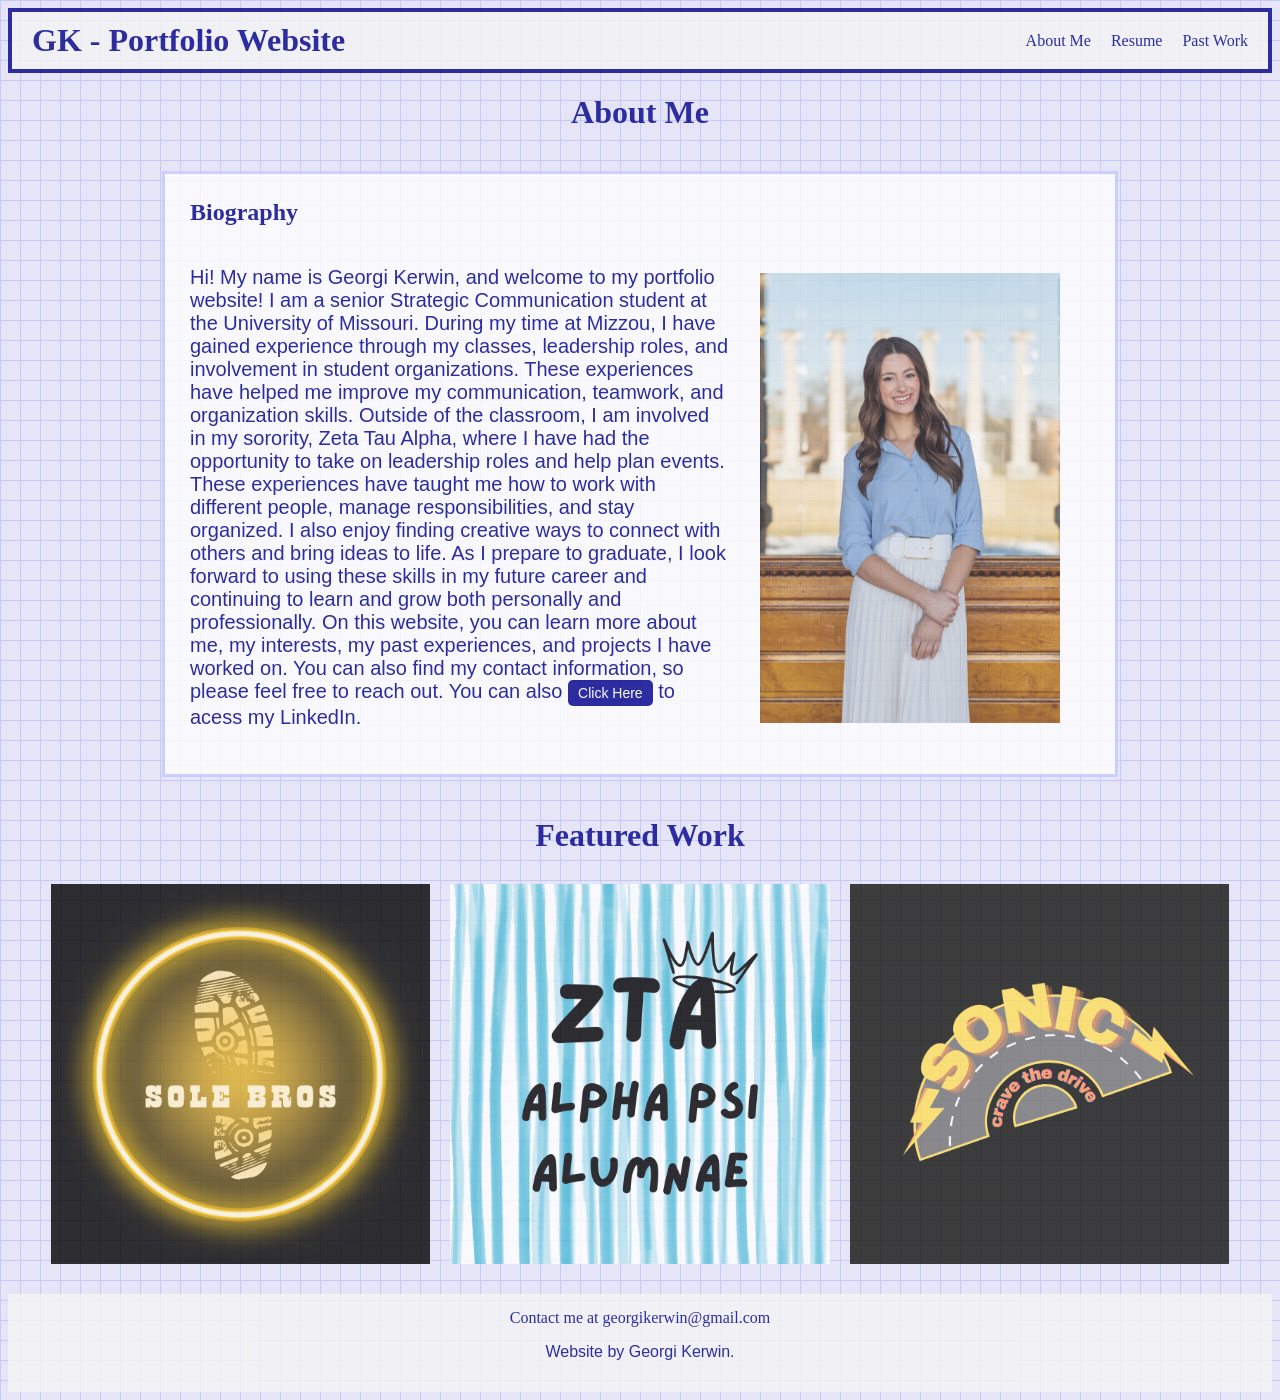
<file: index.html>
<!DOCTYPE html> 
<html>




<head>
	<title> Georgi Kerwin Portfolio </title>

	<meta name="viewport" content="width=device-width, initial-scale=1.0">

	<link rel="stylesheet" href="style.css"> 

<style>
    	p {
       		 font-family: Arial, sans-serif;
    	}
	</style>


</head>

<body>

	<header>
	<div class = "title">
		<h1 id="title"> GK - Portfolio Website </h1>

	<nav>
		<a href="index.html">About Me</a>
		<a href="resume.html">Resume</a>
		<a href="pastwork.html">Past Work</a>
	</nav>

</div>

	</header>

	
<main>
	
<h1 id="aboutme"> About Me </h1>

<div class="bio">
    <h2>Biography</h2>

    <div class="bio-content">
        <div class="bio-text">
            <p>
                Hi! My name is Georgi Kerwin, and welcome to my portfolio website! I am a senior Strategic Communication student at the University of Missouri. During my time at Mizzou, I have gained experience through my classes, leadership roles, and involvement in student organizations. These experiences have helped me improve my communication, teamwork, and organization skills. Outside of the classroom, I am involved in my sorority, Zeta Tau Alpha, where I have had the opportunity to take on leadership roles and help plan events. These experiences have taught me how to work with different people, manage responsibilities, and stay organized. I also enjoy finding creative ways to connect with others and bring ideas to life. As I prepare to graduate, I look forward to using these skills in my future career and continuing to learn and grow both personally and professionally. On this website, you can learn more about me, my interests, my past experiences, and projects I have worked on. You can also find my contact information, so please feel free to reach out. You can also <a href="https://www.linkedin.com/in/georgi-kerwin-941223335/?isSelfProfile=true" target="_blank" class="button">Click Here</a> to acess my LinkedIn. 
         
            </p>



        </div>

        <div class="photo">
            <img src="Me.png" alt="Photo of Me">
        </div>
    </div>
</div>

<h1 id="featured"> Featured Work </h1>

<div class="work"> 
    <img src="work1.png" alt="Sole Bros logo featuring a neon yellow and black shoeprint">
    <img src="work2.png" alt="Zeta Tau Alpha alumnae button featuring teal stripes and black lettering">
    <img src="work3.png" alt="Sonic logo above a crescent-shaped road with the slogan Crave the Drive">
</div>

</main>


<footer style="color: darkblue; font-family: cursive; background-color: whitesmoke; text-align: center; padding: 15px;">
    Contact me at georgikerwin@gmail.com

    <p>Website by Georgi Kerwin.</p>
</footer>

</body>


</html>
</file>
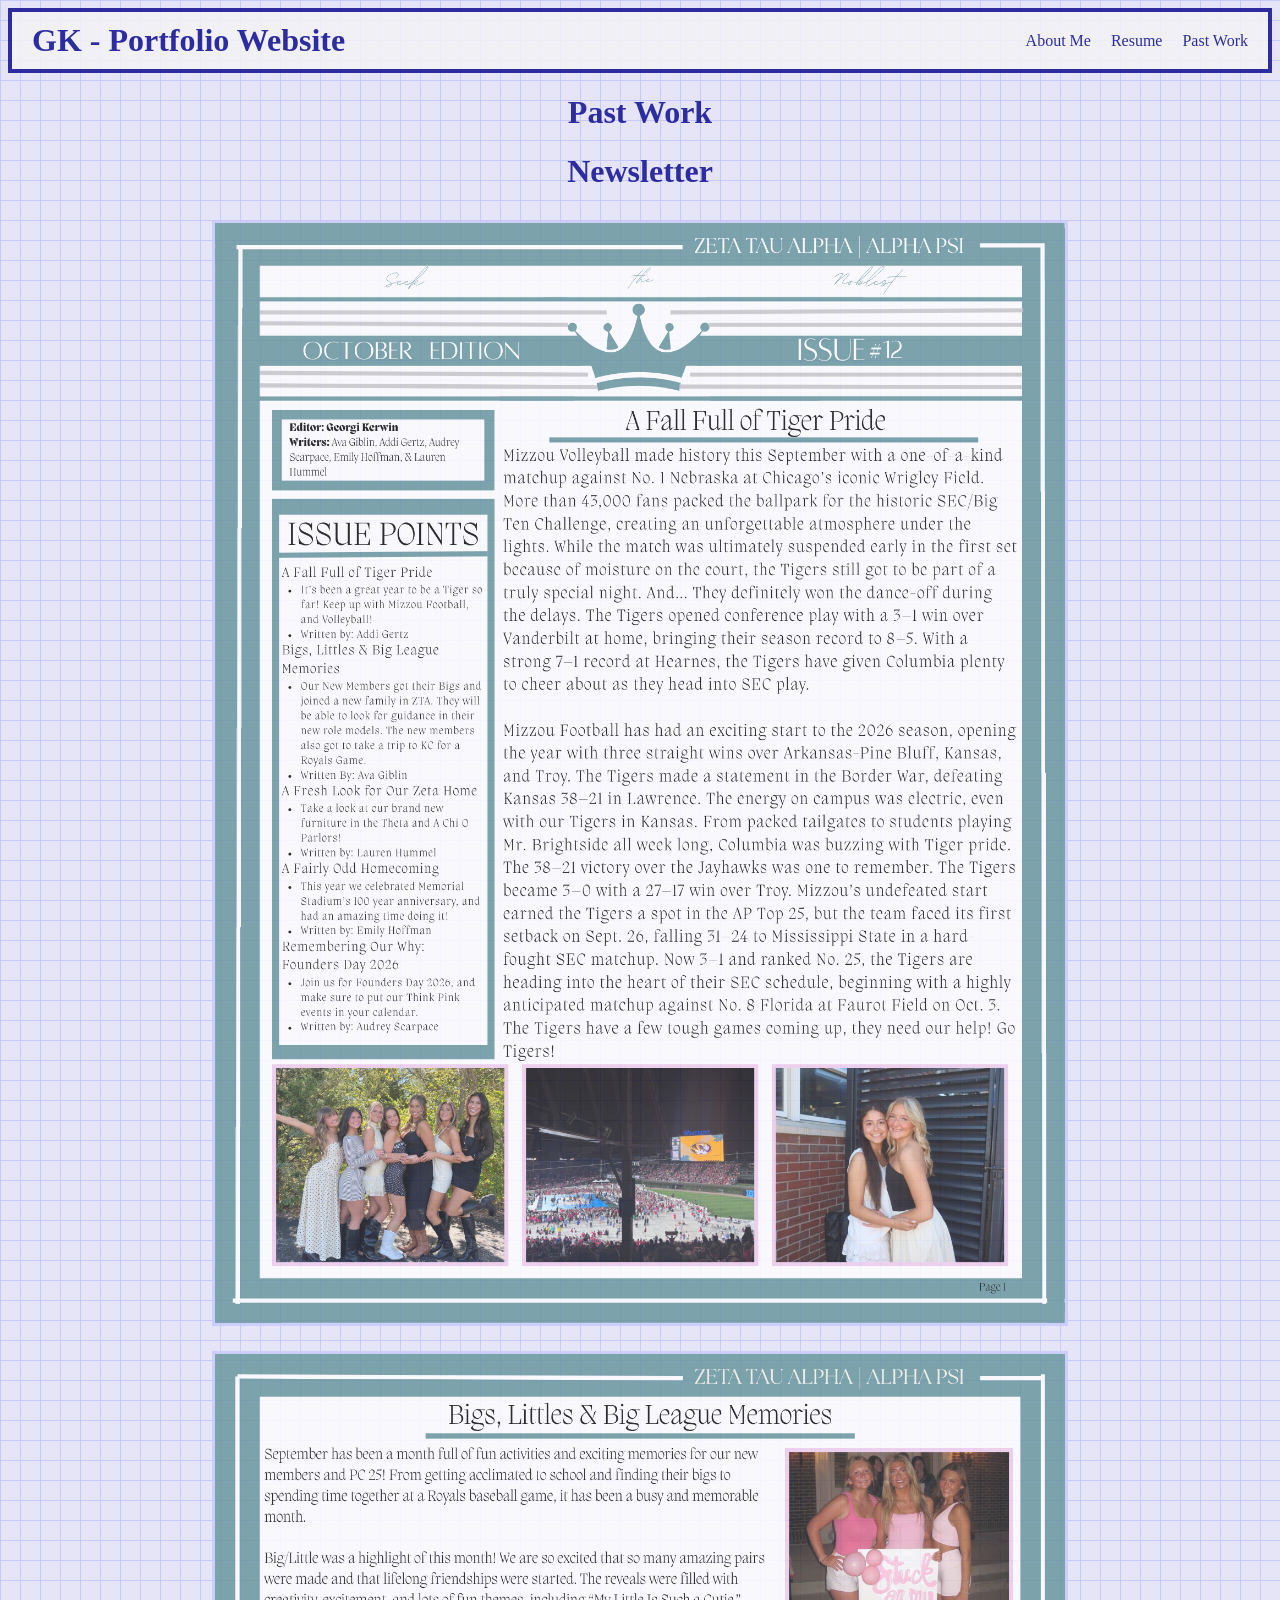
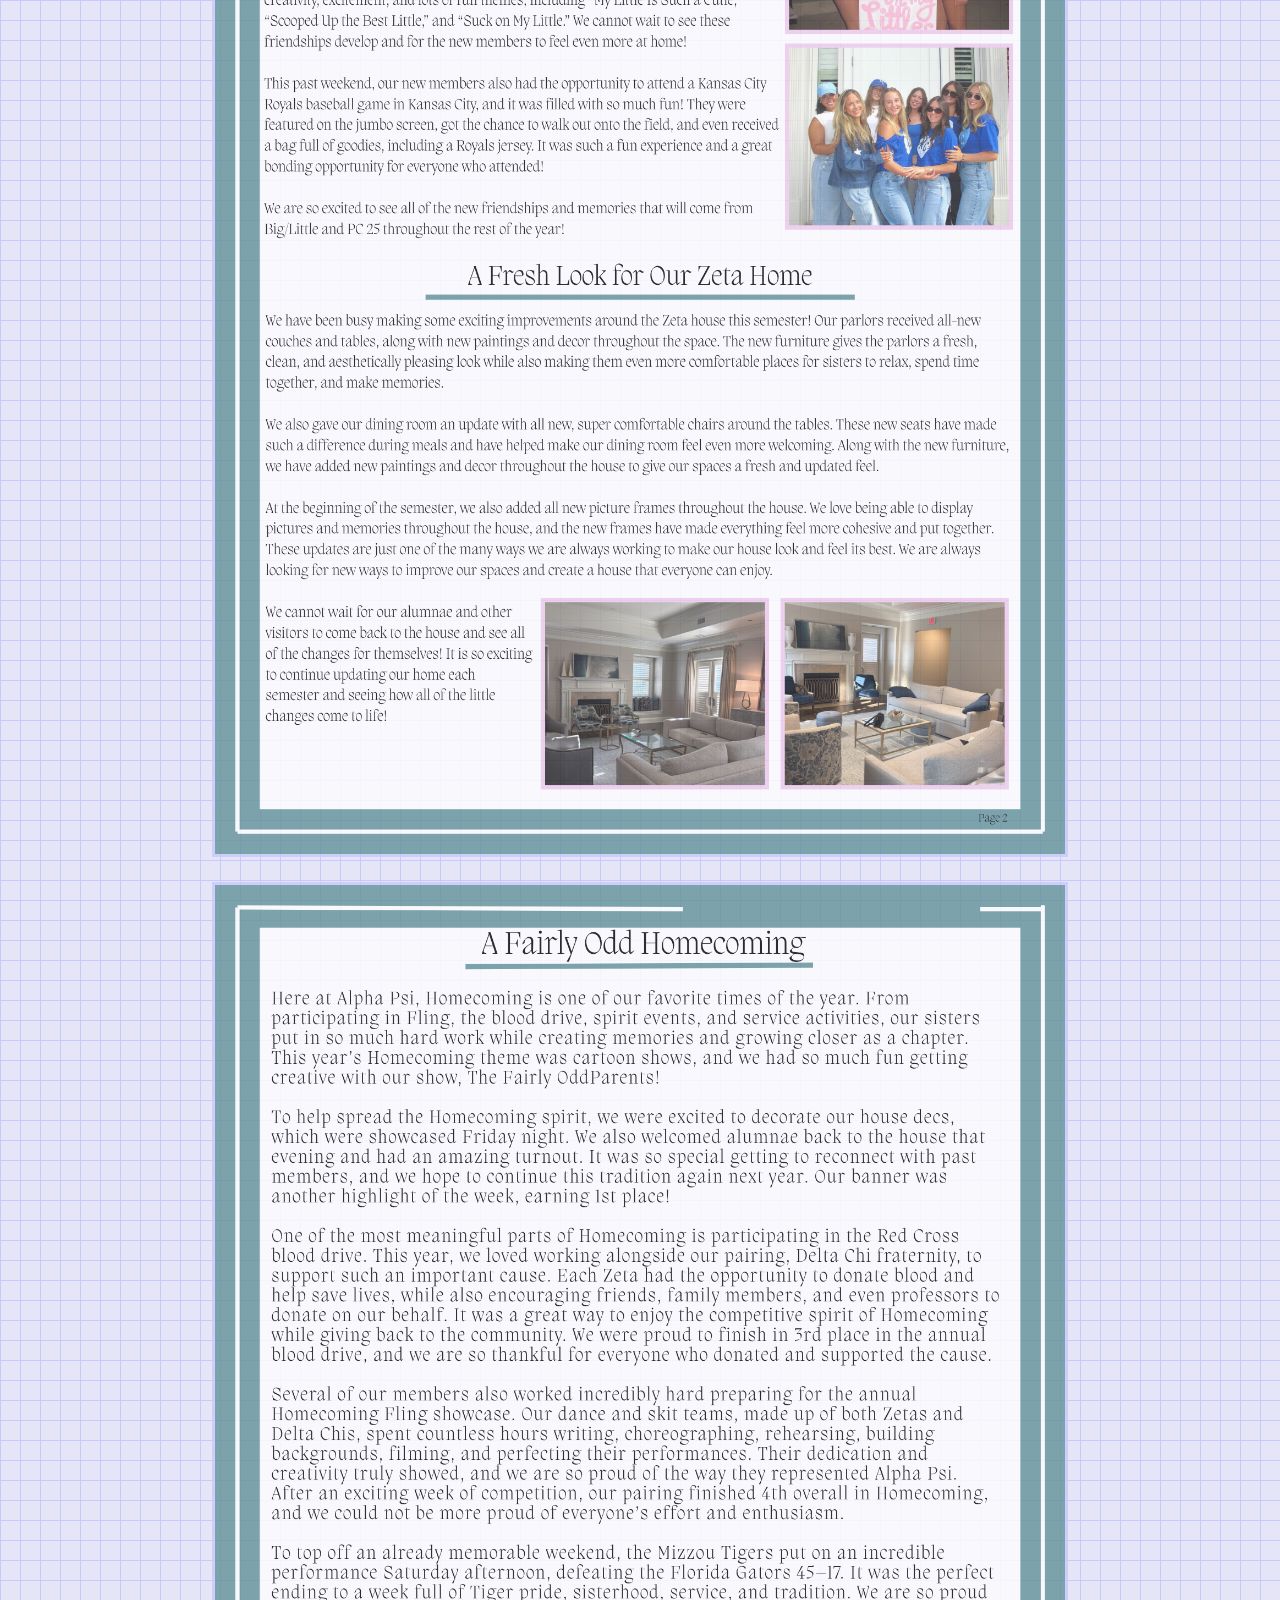
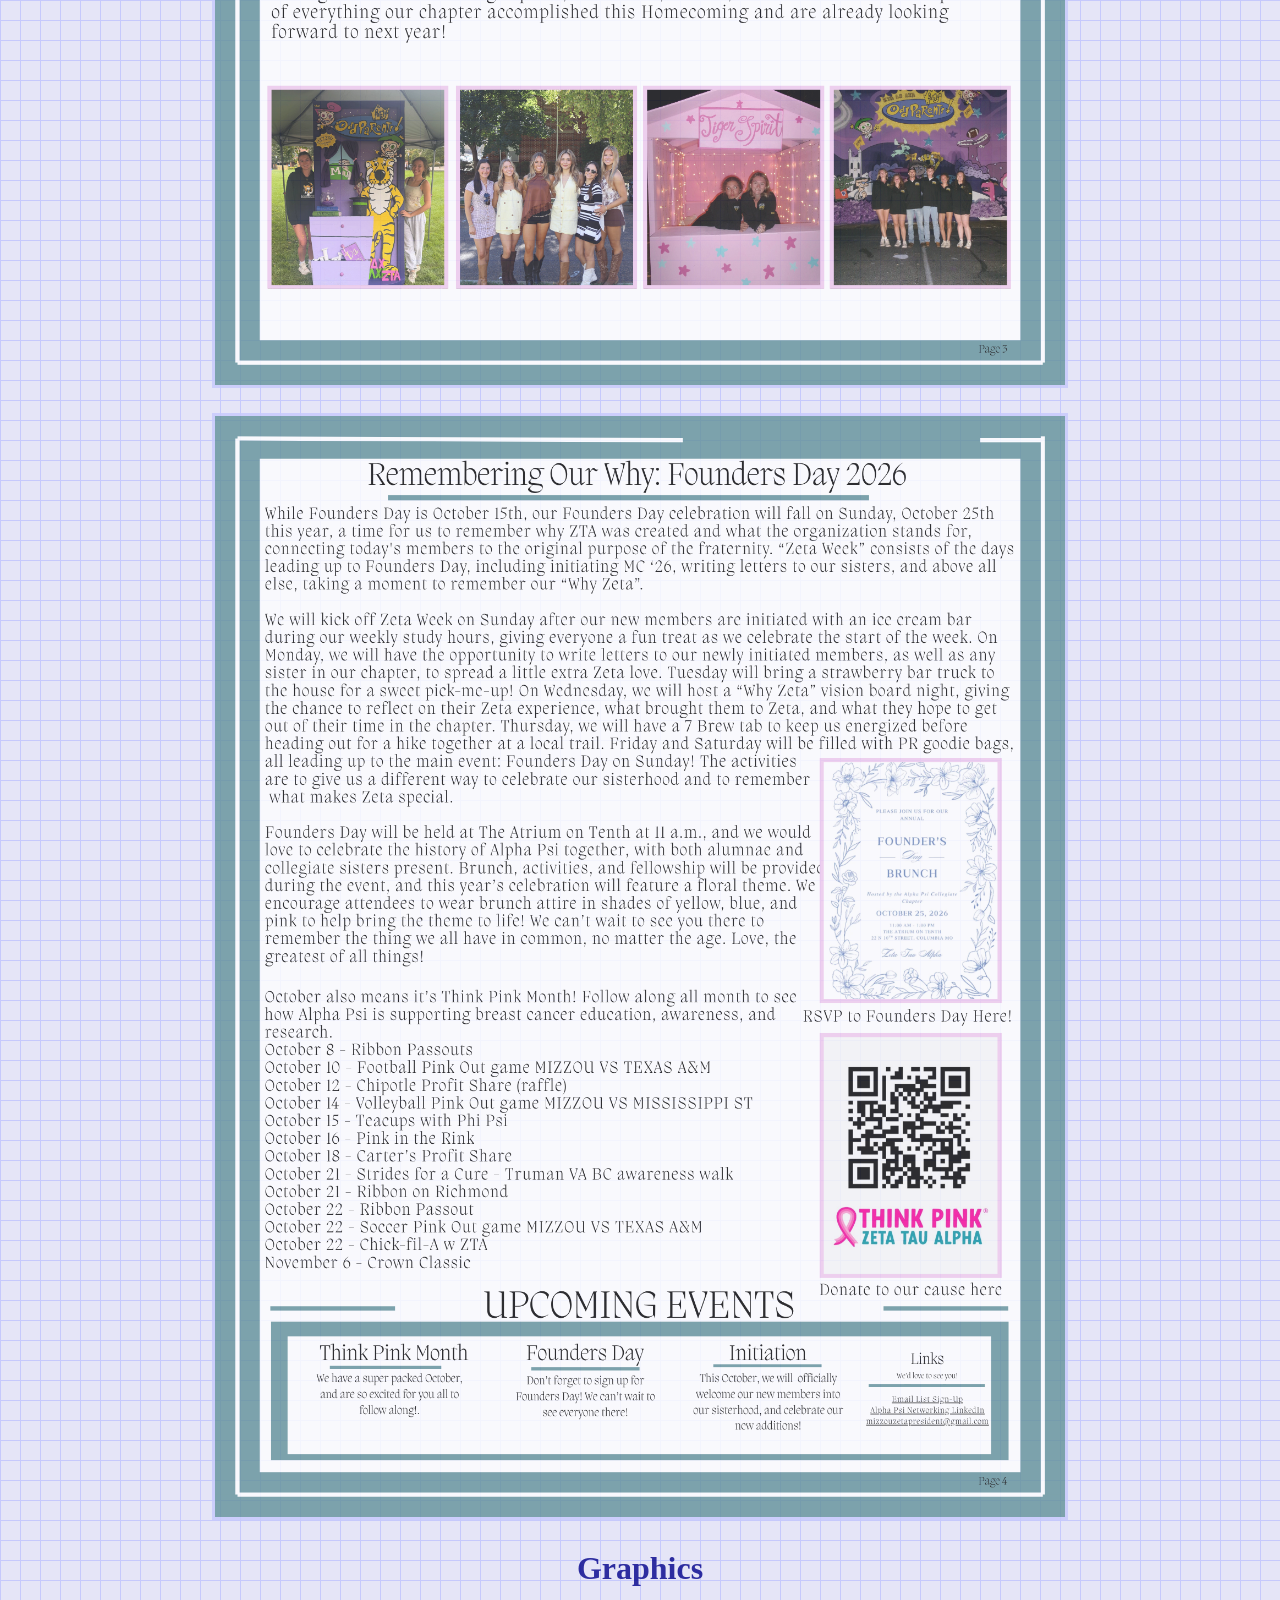
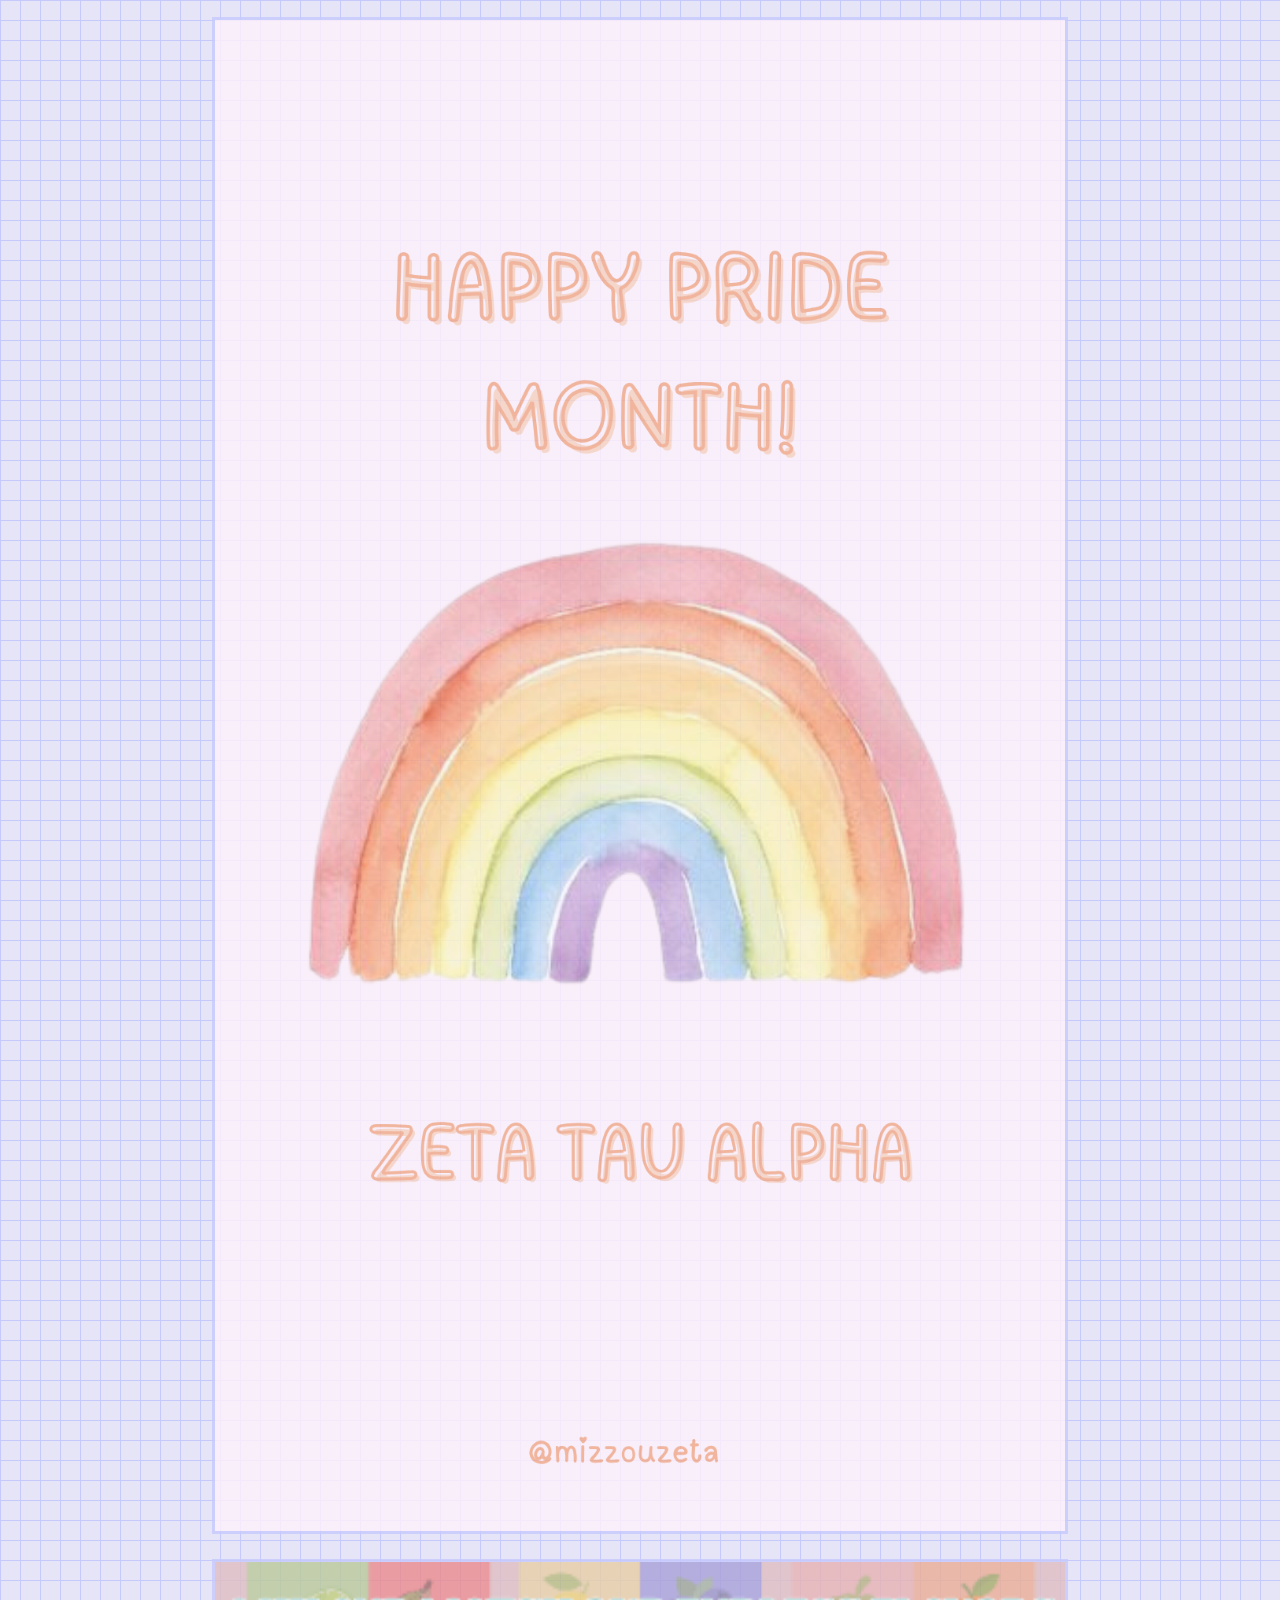
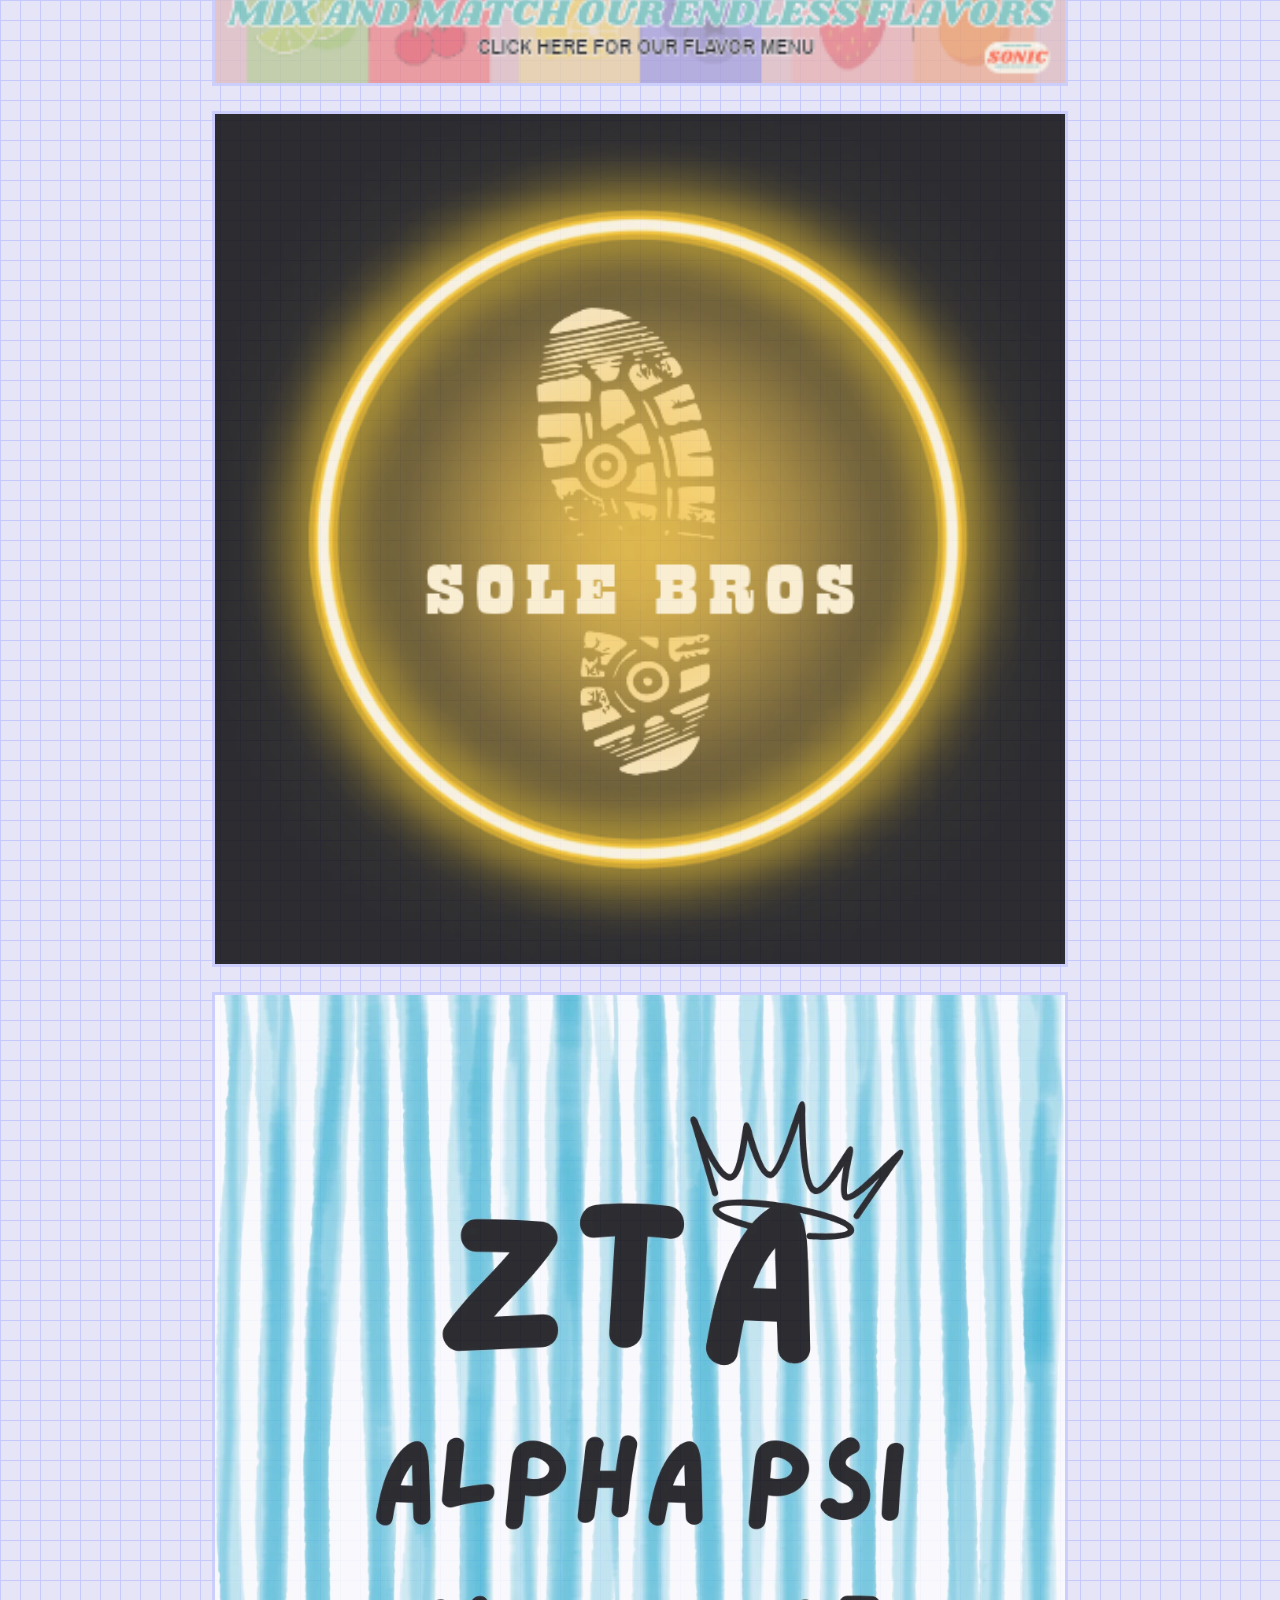
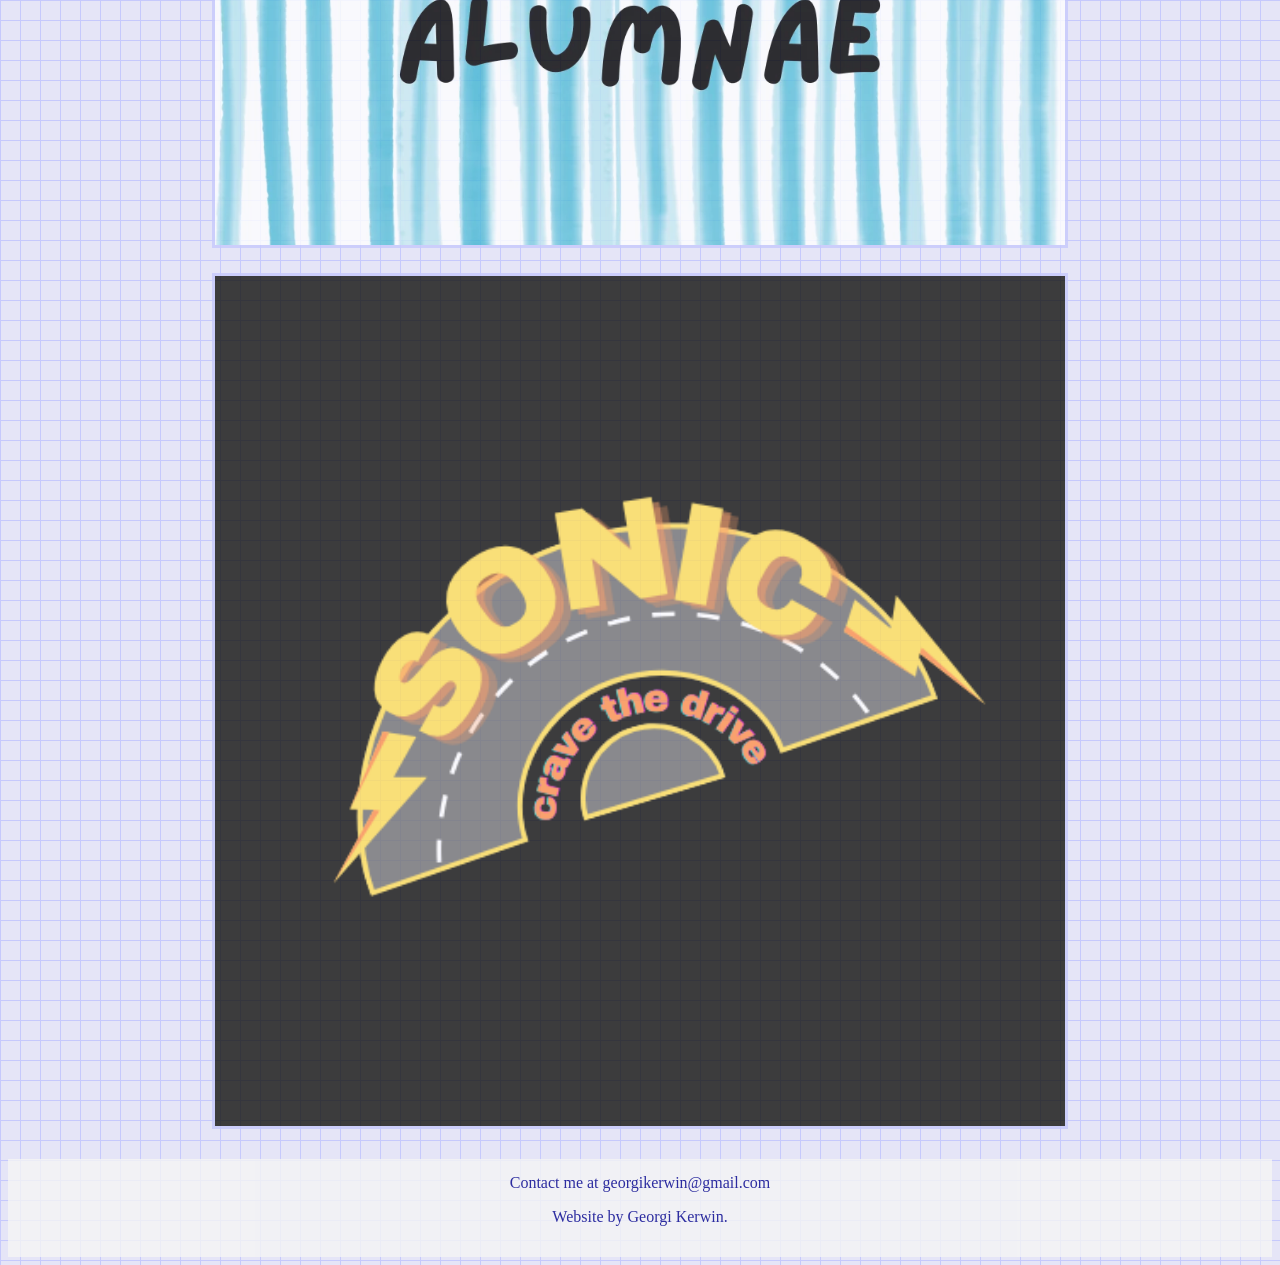
<file: pastwork.html>
<!DOCTYPE html> 
<html>

<head>
	<title> Georgi Kerwin Portfolio </title>

	<link rel="stylesheet" href="style.css"> 
</head>

<body>

	<header>
	<div class = "title">
		<h1 id="title"> GK - Portfolio Website </h1>

	<nav>
		<a href="index.html">About Me</a>
		<a href="resume.html">Resume</a>
		<a href="pastwork.html">Past Work</a>
	</nav>

</div>

	</header>

	

	<main> 
		<h1 id="aboutme"> Past Work </h1>

	</main>


	<main> 

	<h1 id="newsletter">Newsletter</h1>

	<div class="newsletter">
    <img src="news1.png" alt="Newsletter page 1 featuring a fall update and Mizzou Tiger Pride">
    <img src="news2.png" alt="Newsletter page 2 featuring Bigs and Littles, chapter memories, and house updates">
    <img src="news3.png" alt="Newsletter page 3 featuring Homecoming activities and chapter events">
    <img src="news4.png" alt="Newsletter page 4 featuring Founders Day 2026 and upcoming events">
</div>


<h1 id="graphics">Graphics</h1>

<div class="graphics">
    <img src="graphic1.png" alt="Zeta Tau Alpha Happy Pride Month graphic featuring a pastel rainbow">

    <img src="graphic2.png" alt="Sonic promotional graphic featuring the Mix and Match Our Endless Flavors slogan">

    <img src="work1.png" alt="Sole Bros logo featuring a neon yellow and black shoeprint">

    <img src="work2.png" alt="Zeta Tau Alpha alumnae button featuring teal stripes and black lettering">

    <img src="work3.png" alt="Sonic logo above a crescent-shaped road with the slogan Crave the Drive">
</div>

</main>

<footer style="color: darkblue; font-family: cursive; background-color: whitesmoke; text-align: center; padding: 15px;">
    Contact me at georgikerwin@gmail.com

    <p>Website by Georgi Kerwin.</p>
</footer>

</body>


</html>
</file>
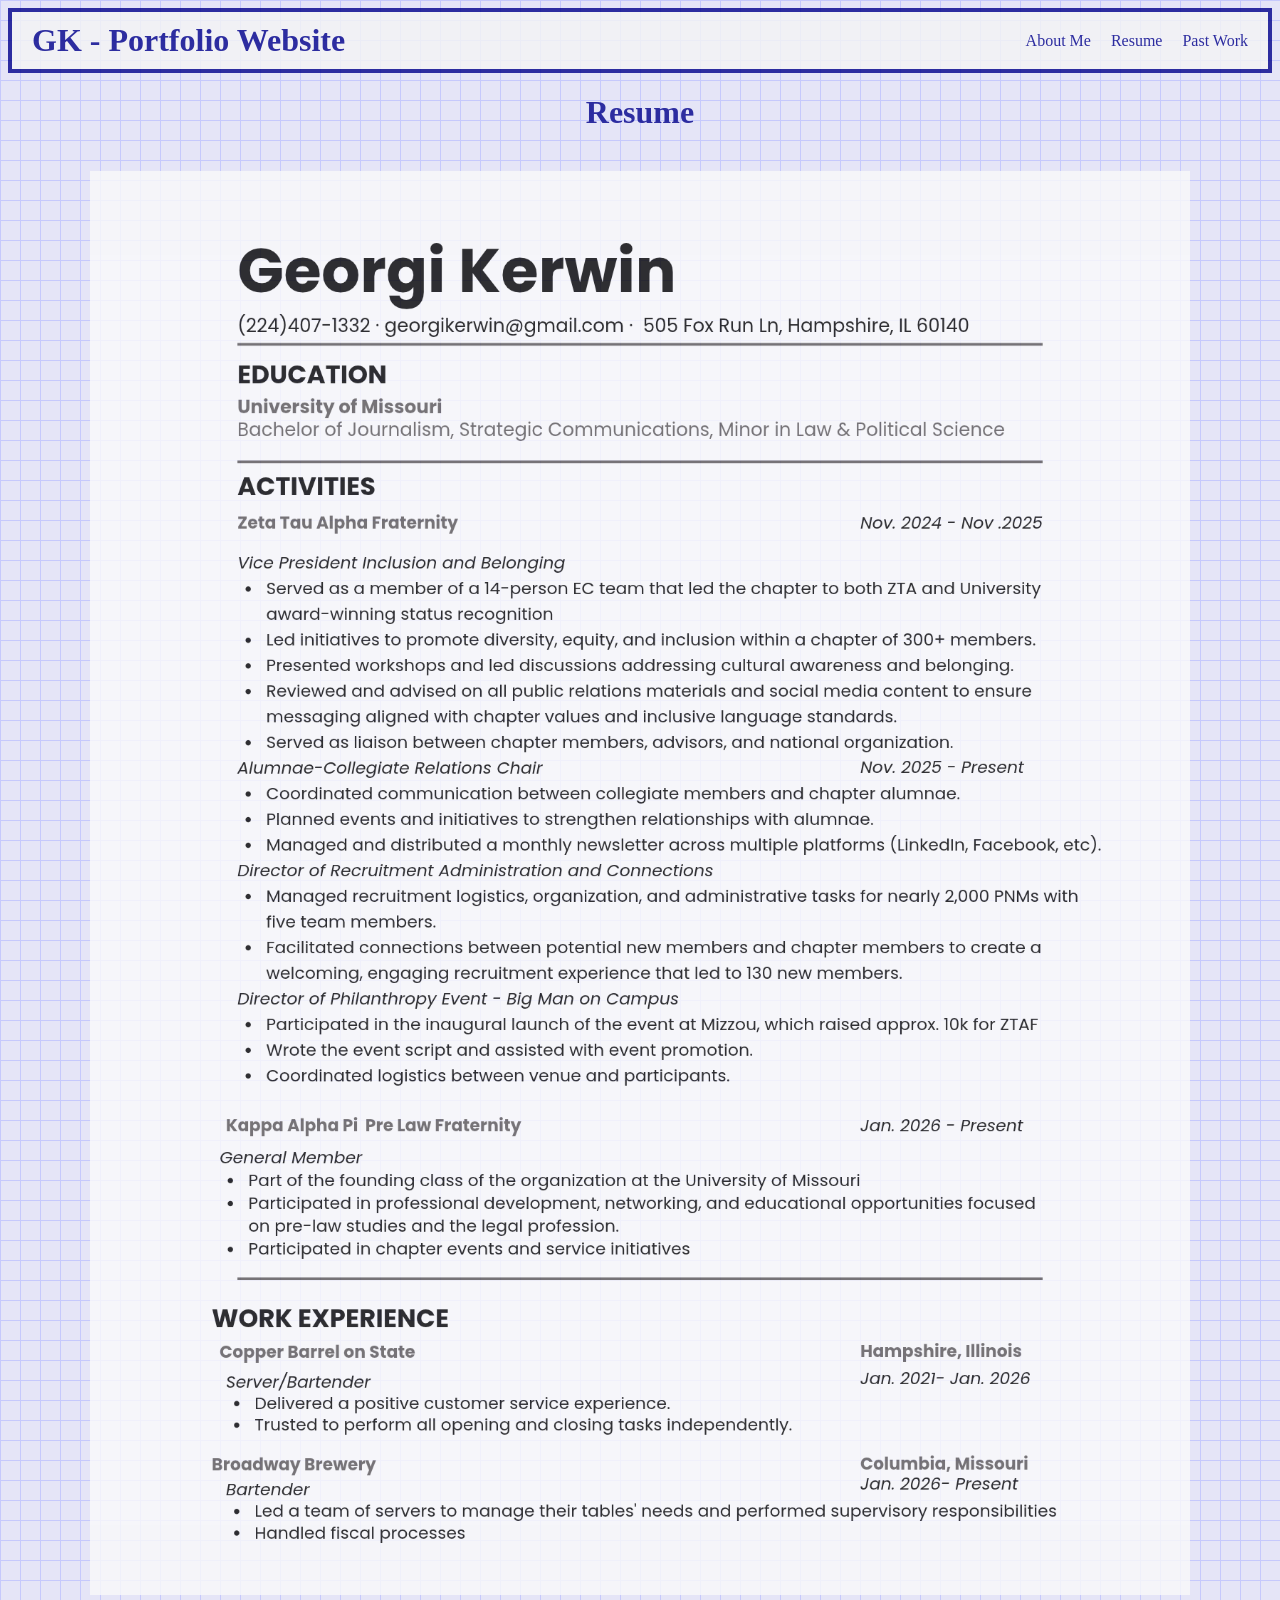
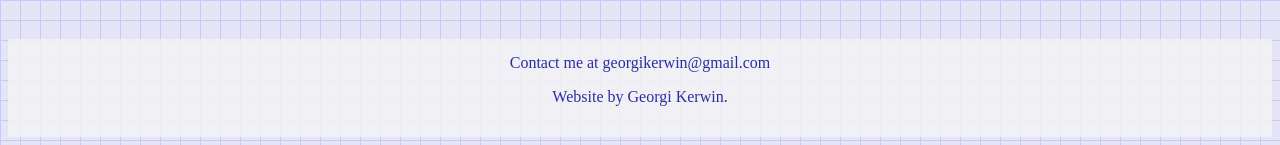
<file: resume.html>
<!DOCTYPE html> 
<html>

<head>
	<title> Georgi Kerwin Portfolio </title>

	<link rel="stylesheet" href="style.css"> 
</head>

<body>

	<header>
	<div class = "title">
		<h1 id="title"> GK - Portfolio Website </h1>

<nav>
		<a href="index.html">About Me</a>
		<a href="resume.html">Resume</a>
		<a href="pastwork.html">Past Work</a>
	</nav>

</div>


	</header>

	

	<main> 
		<h1 id="aboutme"> Resume </h1>


    <div class="resume">
        <img src="resume.png" alt="Georgi Kerwin's professional resume">
    </div>

	</main>


<footer style="color: darkblue; font-family: cursive; background-color: whitesmoke; text-align: center; padding: 15px;">
    Contact me at georgikerwin@gmail.com

    <p>Website by Georgi Kerwin.</p>
</footer>

</body>


</html>
</file>
<file: style.css>
body {
    background-color: #E5E5F7;
    opacity: 0.8;
    background-image: linear-gradient(#c6c9fc 1px, transparent 1px),
                      linear-gradient(to right, #c6c9fc 1px, #E5E5F7 1px);
    background-size: 20px 20px;
}

.title {
    display: flex;
    justify-content: space-between;
    align-items: center;
    background-color: whitesmoke;
    border: 4px solid darkblue;
    padding: 10px 20px;
}

#title {
    text-align: left;
    color: darkblue;
    font-size: 2rem;
    font-family: cursive;
    margin: 0;
}

nav {
    display: flex;
    gap: 20px;
    justify-content: flex-end;
}

nav a {
    text-decoration: none;
    color: darkblue;
    font-size: 16px;
}

nav a:hover {
    text-decoration: underline;
}

.button {
    display: inline-block;
    background-color: darkblue;
    color: white;
    padding: 5px 10px;
    font-size: 14px;
    text-decoration: none;
    border-radius: 5px;
}

.button:hover {
    background-color: navy;
}


#aboutme {
	text-align: center;
	color: darkblue;
}


.bio {
    background-color: white;
    border: 3px solid #c6c9fc;
    padding: 25px;
    max-width: 900px;
    margin: 40px auto;
    color:darkblue;
}

.bio h2 {
    margin-top: 0;
}

.bio-content {
    display: flex;
    align-items: center;
    gap: 30px;
}

.bio-text {
    width: 60%;
    font-size: 20px;
    }

.photo img {
    width: 300px;
    height: auto;
    display: block;
}

@media (max-width: 600px) {
    .bio-content {
        flex-direction: column;
    }

  .bio-text {
  	width: 100%;
  }
}

#featured {
	text-align: center;
	color: darkblue;
}

.work {
    display: flex;
    justify-content: center;
    gap: 20px;
    margin: 30px auto;
}

.work img {
    width: 30%;
    height: auto;
}

@media (max-width: 600px) {
    .work {
        flex-direction: column;
        align-items: center;
    }

    .work img {
        width: 80%;
    }
}


.resume {
    text-align: center;
    margin: 30px auto;
    padding: 10px;
}

.resume img {
    width: 95%;
    max-width: 1100px;
    height: auto;
}


#newsletter {
    text-align: center;
    color: darkblue;
}

.newsletter {
    display: flex;
    flex-direction: column;
    align-items: center;
    gap: 25px;
    margin: 30px auto;
}

.newsletter img {
    width: 90%;
    max-width: 850px;
    height: auto;
    border: 3px solid #c6c9fc;
}

@media (max-width: 600px) {
    .newsletter img {
        width: 95%;
    }
}


#graphics {
    text-align: center;
    color: darkblue;
}

.graphics {
    display: flex;
    flex-direction: column;
    align-items: center;
    gap: 25px;
    margin: 30px auto;
}

.graphics img {
    width: 80%;
    max-width: 850px;
    height: auto;
    border: 3px solid #c6c9fc;
}

@media (max-width: 600px) {
    .graphics img {
        width: 95%;
    }
}
</file>
